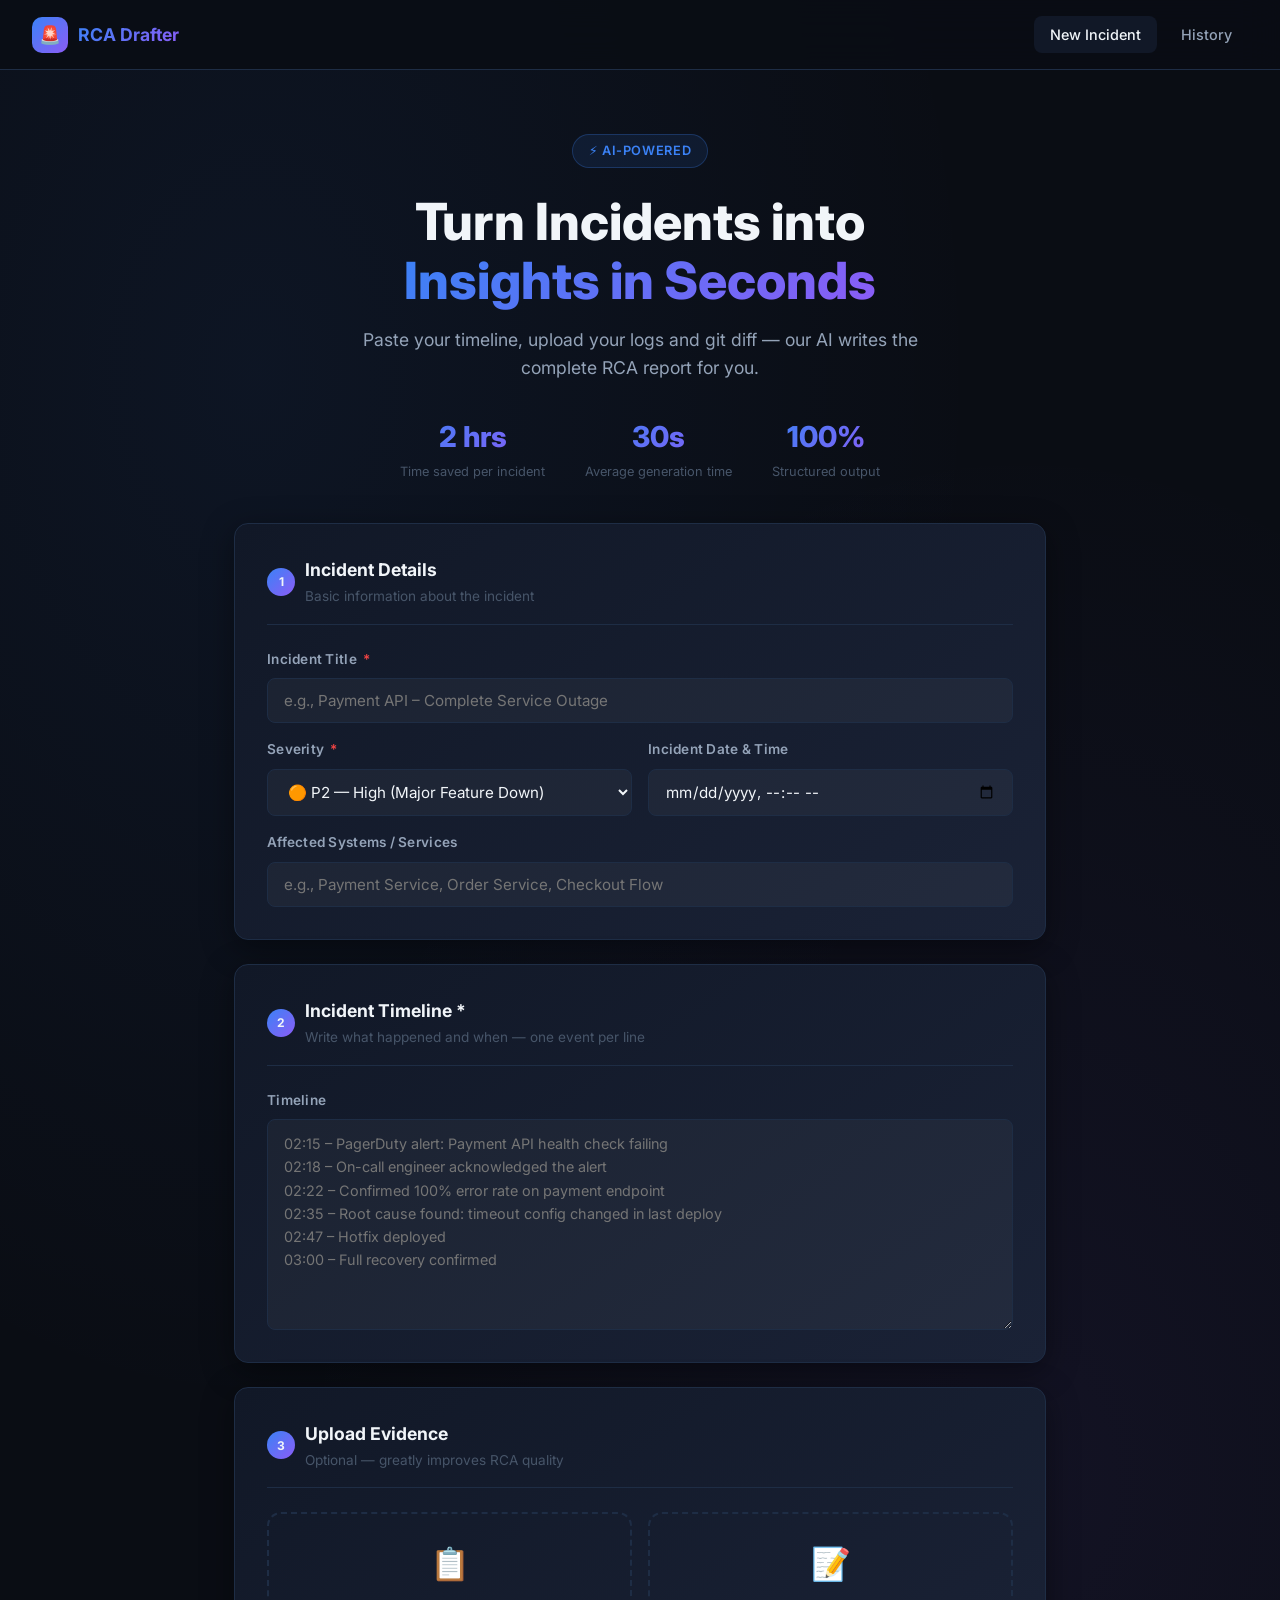
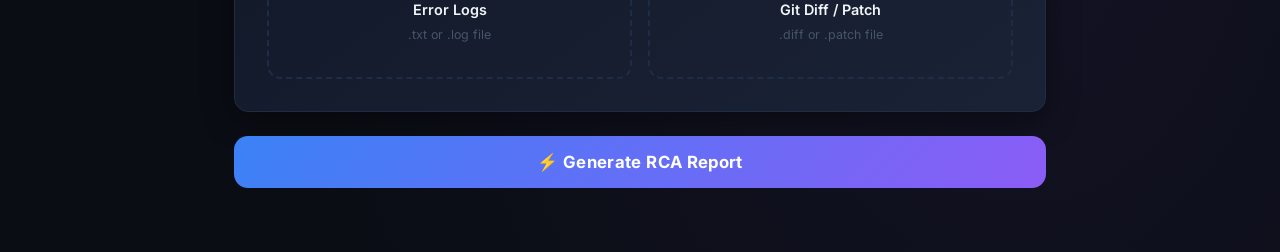
<file: frontend/index.html>
<!DOCTYPE html>
<html lang="en">
<head>
  <meta charset="UTF-8" />
  <meta name="viewport" content="width=device-width, initial-scale=1.0" />
  <title>RCA Drafter — Submit Incident</title>
  <meta name="description" content="AI-powered Post-Incident Root Cause Analysis generator. Submit your incident data and get a professional RCA report in seconds." />
  <link rel="stylesheet" href="css/style.css" />
</head>
<body>

  <!-- ── Navbar ─────────────────────────────────────────────────────────── -->
  <nav class="navbar">
    <a class="navbar-brand" href="/">
      <div class="logo-icon">🚨</div>
      <span>RCA Drafter</span>
    </a>
    <div class="navbar-links">
      <a href="/"        class="nav-link active">New Incident</a>
      <a href="/history" class="nav-link">History</a>
    </div>
  </nav>

  <!-- ── Hero ───────────────────────────────────────────────────────────── -->
  <section class="hero">
    <div class="hero-badge">⚡ AI-Powered</div>
    <h1>Turn Incidents into<br><span class="highlight">Insights in Seconds</span></h1>
    <p>Paste your timeline, upload your logs and git diff — our AI writes the complete RCA report for you.</p>
    <div class="hero-stats">
      <div class="stat"><div class="stat-value">2 hrs</div><div class="stat-label">Time saved per incident</div></div>
      <div class="stat"><div class="stat-value">30s</div><div class="stat-label">Average generation time</div></div>
      <div class="stat"><div class="stat-value">100%</div><div class="stat-label">Structured output</div></div>
    </div>
  </section>

  <!-- ── Main Form ──────────────────────────────────────────────────────── -->
  <main class="main-content">
    <form id="incidentForm" novalidate>

      <!-- Step 1: Basic Info -->
      <div class="card fade-in">
        <div class="card-header">
          <div class="step-num">1</div>
          <div>
            <h2>Incident Details</h2>
            <p>Basic information about the incident</p>
          </div>
        </div>

        <div class="form-group">
          <label for="title">Incident Title <span class="required">*</span></label>
          <input type="text" id="title" name="title"
            placeholder="e.g., Payment API – Complete Service Outage"
            required maxlength="200" />
        </div>

        <div class="form-row">
          <div class="form-group">
            <label for="severity">Severity <span class="required">*</span></label>
            <select id="severity" name="severity" required>
              <option value="P1">🔴 P1 — Critical (Revenue Impact)</option>
              <option value="P2" selected>🟠 P2 — High (Major Feature Down)</option>
              <option value="P3">🟢 P3 — Medium (Partial Impact)</option>
            </select>
          </div>
          <div class="form-group">
            <label for="incident_date">Incident Date &amp; Time</label>
            <input type="datetime-local" id="incident_date" name="incident_date" />
          </div>
        </div>

        <div class="form-group">
          <label for="affected_systems">Affected Systems / Services</label>
          <input type="text" id="affected_systems" name="affected_systems"
            placeholder="e.g., Payment Service, Order Service, Checkout Flow" />
        </div>
      </div>

      <!-- Step 2: Timeline -->
      <div class="card fade-in">
        <div class="card-header">
          <div class="step-num">2</div>
          <div>
            <h2>Incident Timeline <span class="required">*</span></h2>
            <p>Write what happened and when — one event per line</p>
          </div>
        </div>

        <div class="form-group">
          <label for="timeline">Timeline</label>
          <textarea id="timeline" name="timeline" rows="8" required
            placeholder="02:15 – PagerDuty alert: Payment API health check failing&#10;02:18 – On-call engineer acknowledged the alert&#10;02:22 – Confirmed 100% error rate on payment endpoint&#10;02:35 – Root cause found: timeout config changed in last deploy&#10;02:47 – Hotfix deployed&#10;03:00 – Full recovery confirmed"></textarea>
        </div>
      </div>

      <!-- Step 3: File Uploads -->
      <div class="card fade-in">
        <div class="card-header">
          <div class="step-num">3</div>
          <div>
            <h2>Upload Evidence</h2>
            <p>Optional — greatly improves RCA quality</p>
          </div>
        </div>

        <div class="upload-grid">
          <div class="upload-box" id="logUploadBox">
            <input type="file" id="log_file" name="log_file" accept=".txt,.log" />
            <div class="upload-icon">📋</div>
            <div class="upload-label">Error Logs</div>
            <div class="upload-hint">.txt or .log file</div>
            <div class="upload-filename" id="logFileName"></div>
          </div>

          <div class="upload-box" id="diffUploadBox">
            <input type="file" id="diff_file" name="diff_file" accept=".diff,.patch,.txt" />
            <div class="upload-icon">📝</div>
            <div class="upload-label">Git Diff / Patch</div>
            <div class="upload-hint">.diff or .patch file</div>
            <div class="upload-filename" id="diffFileName"></div>
          </div>
        </div>
      </div>

      <!-- Submit -->
      <button type="submit" class="btn-generate" id="generateBtn">
        ⚡ Generate RCA Report
      </button>

    </form>
  </main>

  <!-- ── Loading Overlay ────────────────────────────────────────────────── -->
  <div id="loadingOverlay">
    <div class="spinner"></div>
    <div class="loading-title">AI is Writing Your RCA...</div>
    <div class="loading-steps">
      <div class="loading-step active" id="step1"><div class="dot"></div> Parsing error logs</div>
      <div class="loading-step"        id="step2"><div class="dot"></div> Analysing git diff</div>
      <div class="loading-step"        id="step3"><div class="dot"></div> Building AI prompt</div>
      <div class="loading-step"        id="step4"><div class="dot"></div> Calling Groq API</div>
      <div class="loading-step"        id="step5"><div class="dot"></div> Structuring RCA report</div>
    </div>
  </div>

  <!-- ── Toast container ────────────────────────────────────────────────── -->
  <div class="toast-container" id="toastContainer"></div>

  <script src="js/form.js"></script>
</body>
</html>
</file>
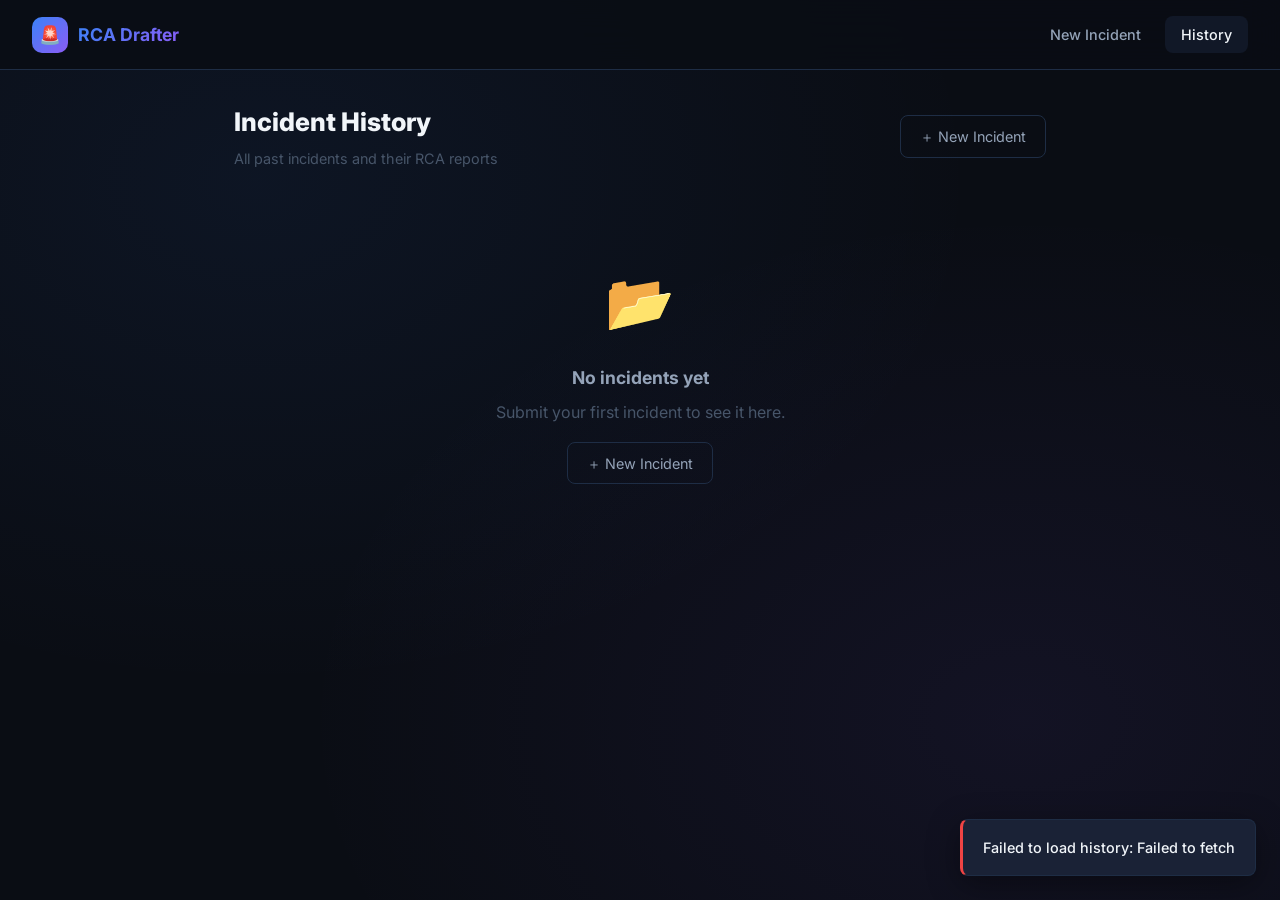
<file: frontend/history.html>
<!DOCTYPE html>
<html lang="en">
<head>
  <meta charset="UTF-8" />
  <meta name="viewport" content="width=device-width, initial-scale=1.0" />
  <title>Incident History — RCA Drafter</title>
  <meta name="description" content="View all past incidents and their AI-generated RCA reports." />
  <link rel="stylesheet" href="css/style.css" />
</head>
<body>

  <!-- ── Navbar ─────────────────────────────────────────────────────────── -->
  <nav class="navbar">
    <a class="navbar-brand" href="/">
      <div class="logo-icon">🚨</div>
      <span>RCA Drafter</span>
    </a>
    <div class="navbar-links">
      <a href="/"        class="nav-link">New Incident</a>
      <a href="/history" class="nav-link active">History</a>
    </div>
  </nav>

  <main class="main-content" style="padding-top:2rem;">

    <div style="display:flex;align-items:center;justify-content:space-between;margin-bottom:1.5rem;flex-wrap:wrap;gap:1rem;">
      <div>
        <h1 style="font-size:1.6rem;font-weight:800;">Incident History</h1>
        <p style="color:var(--text-muted);font-size:0.9rem;margin-top:4px;">All past incidents and their RCA reports</p>
      </div>
      <a href="/" class="btn-secondary">＋ New Incident</a>
    </div>

    <div id="incidentList" class="history-grid">
      <div class="empty-state">
        <div class="empty-icon">⏳</div>
        <h3>Loading…</h3>
      </div>
    </div>

  </main>

  <div class="toast-container" id="toastContainer"></div>

  <script src="js/history.js"></script>
</body>
</html>
</file>
<file: frontend/css/style.css>
@import url('https://fonts.googleapis.com/css2?family=Inter:wght@300;400;500;600;700;800&family=JetBrains+Mono:wght@400;500&display=swap');

/* ─── CSS Variables / Design Tokens ─────────────────────────────────────── */
:root {
  --bg-dark:        #0a0d14;
  --bg-card:        #111827;
  --bg-card2:       #1a2236;
  --border:         #1e2d45;
  --accent-blue:    #3b82f6;
  --accent-purple:  #8b5cf6;
  --accent-cyan:    #06b6d4;
  --accent-green:   #10b981;
  --accent-red:     #ef4444;
  --accent-orange:  #f59e0b;
  --text-primary:   #f1f5f9;
  --text-secondary: #94a3b8;
  --text-muted:     #475569;
  --gradient-hero:  linear-gradient(135deg, #1e1b4b 0%, #0a0d14 40%, #0c1a2e 100%);
  --gradient-btn:   linear-gradient(135deg, #3b82f6, #8b5cf6);
  --gradient-card:  linear-gradient(145deg, #111827, #1a2236);
  --shadow-glow:    0 0 40px rgba(59, 130, 246, 0.15);
  --shadow-card:    0 8px 32px rgba(0,0,0,0.4);
  --radius:         14px;
  --radius-sm:      8px;
  --transition:     all 0.25s cubic-bezier(0.4, 0, 0.2, 1);
}

/* ─── Reset & Base ───────────────────────────────────────────────────────── */
*, *::before, *::after { box-sizing: border-box; margin: 0; padding: 0; }

html { scroll-behavior: smooth; }

body {
  font-family: 'Inter', system-ui, sans-serif;
  background: var(--bg-dark);
  color: var(--text-primary);
  min-height: 100vh;
  line-height: 1.6;
  background-image:
    radial-gradient(ellipse at 20% 20%, rgba(59,130,246,0.07) 0%, transparent 50%),
    radial-gradient(ellipse at 80% 80%, rgba(139,92,246,0.07) 0%, transparent 50%);
}

/* ─── Navbar ─────────────────────────────────────────────────────────────── */
.navbar {
  position: sticky; top: 0; z-index: 100;
  display: flex; align-items: center; justify-content: space-between;
  padding: 1rem 2rem;
  background: rgba(10, 13, 20, 0.85);
  backdrop-filter: blur(20px);
  border-bottom: 1px solid var(--border);
}
.navbar-brand {
  display: flex; align-items: center; gap: 10px;
  text-decoration: none;
}
.navbar-brand .logo-icon {
  width: 36px; height: 36px;
  background: var(--gradient-btn);
  border-radius: 10px;
  display: flex; align-items: center; justify-content: center;
  font-size: 1.1rem;
}
.navbar-brand span {
  font-size: 1.1rem; font-weight: 700;
  background: var(--gradient-btn);
  -webkit-background-clip: text; -webkit-text-fill-color: transparent;
}
.navbar-links { display: flex; gap: 0.5rem; }
.nav-link {
  padding: 0.45rem 1rem; border-radius: var(--radius-sm);
  text-decoration: none; font-size: 0.9rem; font-weight: 500;
  color: var(--text-secondary);
  transition: var(--transition);
}
.nav-link:hover, .nav-link.active {
  color: var(--text-primary);
  background: var(--bg-card);
}

/* ─── Hero ───────────────────────────────────────────────────────────────── */
.hero {
  text-align: center; padding: 4rem 1.5rem 2.5rem;
}
.hero-badge {
  display: inline-flex; align-items: center; gap: 6px;
  padding: 0.35rem 1rem; margin-bottom: 1.5rem;
  border-radius: 999px;
  background: rgba(59,130,246,0.1);
  border: 1px solid rgba(59,130,246,0.25);
  font-size: 0.8rem; font-weight: 600; color: var(--accent-blue);
  letter-spacing: 0.05em; text-transform: uppercase;
}
.hero h1 {
  font-size: clamp(2rem, 5vw, 3.2rem);
  font-weight: 800; line-height: 1.15;
  margin-bottom: 1rem;
}
.hero h1 .highlight {
  background: var(--gradient-btn);
  -webkit-background-clip: text; -webkit-text-fill-color: transparent;
}
.hero p {
  font-size: 1.1rem; color: var(--text-secondary);
  max-width: 560px; margin: 0 auto 2rem;
}
.hero-stats {
  display: flex; justify-content: center; gap: 2.5rem; flex-wrap: wrap;
}
.stat { text-align: center; }
.stat-value {
  font-size: 1.8rem; font-weight: 800;
  background: var(--gradient-btn);
  -webkit-background-clip: text; -webkit-text-fill-color: transparent;
}
.stat-label { font-size: 0.8rem; color: var(--text-muted); margin-top: 2px; }

/* ─── Main layout ────────────────────────────────────────────────────────── */
.main-content { max-width: 860px; margin: 0 auto; padding: 0 1.5rem 4rem; }

/* ─── Card ───────────────────────────────────────────────────────────────── */
.card {
  background: var(--gradient-card);
  border: 1px solid var(--border);
  border-radius: var(--radius);
  padding: 2rem;
  box-shadow: var(--shadow-card);
  margin-bottom: 1.5rem;
  transition: var(--transition);
}
.card:hover { border-color: rgba(59,130,246,0.3); box-shadow: var(--shadow-glow); }

.card-header {
  display: flex; align-items: center; gap: 10px;
  margin-bottom: 1.5rem; padding-bottom: 1rem;
  border-bottom: 1px solid var(--border);
}
.card-header .step-num {
  width: 28px; height: 28px; border-radius: 50%;
  background: var(--gradient-btn);
  display: flex; align-items: center; justify-content: center;
  font-size: 0.75rem; font-weight: 700; flex-shrink: 0;
}
.card-header h2 { font-size: 1.1rem; font-weight: 700; }
.card-header p  { font-size: 0.85rem; color: var(--text-muted); margin-top: 2px; }

/* ─── Form elements ──────────────────────────────────────────────────────── */
.form-row { display: grid; grid-template-columns: 1fr 1fr; gap: 1rem; }
.form-group { display: flex; flex-direction: column; gap: 0.5rem; margin-bottom: 1rem; }
.form-group:last-child { margin-bottom: 0; }

label {
  font-size: 0.85rem; font-weight: 600; color: var(--text-secondary);
  letter-spacing: 0.02em;
}
label .required { color: var(--accent-red); margin-left: 3px; }

input[type="text"],
input[type="datetime-local"],
input[type="email"],
select,
textarea {
  width: 100%;
  padding: 0.75rem 1rem;
  background: rgba(255,255,255,0.04);
  border: 1px solid var(--border);
  border-radius: var(--radius-sm);
  color: var(--text-primary);
  font-family: 'Inter', sans-serif;
  font-size: 0.95rem;
  transition: var(--transition);
  outline: none;
}
input:focus, select:focus, textarea:focus {
  border-color: var(--accent-blue);
  background: rgba(59,130,246,0.06);
  box-shadow: 0 0 0 3px rgba(59,130,246,0.12);
}
select option { background: var(--bg-card); }
textarea { resize: vertical; min-height: 120px; font-size: 0.9rem; line-height: 1.6; }

/* ─── Severity badges (in select) ───────────────────────────────────────── */
.severity-p1 { color: var(--accent-red); }
.severity-p2 { color: var(--accent-orange); }
.severity-p3 { color: var(--accent-green); }

/* ─── Upload area ────────────────────────────────────────────────────────── */
.upload-grid { display: grid; grid-template-columns: 1fr 1fr; gap: 1rem; }
.upload-box {
  border: 2px dashed var(--border);
  border-radius: var(--radius);
  padding: 1.5rem 1rem;
  text-align: center;
  cursor: pointer;
  transition: var(--transition);
  position: relative;
}
.upload-box:hover, .upload-box.dragover {
  border-color: var(--accent-blue);
  background: rgba(59,130,246,0.05);
}
.upload-box input[type="file"] {
  position: absolute; inset: 0; opacity: 0; cursor: pointer; width: 100%; height: 100%;
}
.upload-icon { font-size: 2rem; margin-bottom: 0.5rem; }
.upload-label { font-weight: 600; font-size: 0.9rem; color: var(--text-primary); }
.upload-hint  { font-size: 0.78rem; color: var(--text-muted); margin-top: 4px; }
.upload-filename {
  margin-top: 0.5rem; font-size: 0.8rem; color: var(--accent-green);
  font-family: 'JetBrains Mono', monospace;
  word-break: break-all;
}

/* ─── Submit button ──────────────────────────────────────────────────────── */
.btn-generate {
  width: 100%; padding: 1rem 2rem;
  background: var(--gradient-btn);
  border: none; border-radius: var(--radius);
  color: #fff; font-family: 'Inter', sans-serif;
  font-size: 1.05rem; font-weight: 700; cursor: pointer;
  letter-spacing: 0.02em;
  transition: var(--transition);
  position: relative; overflow: hidden;
}
.btn-generate::before {
  content: ''; position: absolute; inset: 0;
  background: linear-gradient(135deg, rgba(255,255,255,0.12), transparent);
  opacity: 0; transition: opacity 0.25s;
}
.btn-generate:hover::before { opacity: 1; }
.btn-generate:hover { transform: translateY(-2px); box-shadow: 0 8px 30px rgba(59,130,246,0.4); }
.btn-generate:active { transform: translateY(0); }
.btn-generate:disabled { opacity: 0.6; cursor: not-allowed; transform: none; }

.btn-secondary {
  padding: 0.55rem 1.2rem; border-radius: var(--radius-sm);
  border: 1px solid var(--border);
  background: transparent; color: var(--text-secondary);
  font-family: 'Inter', sans-serif; font-size: 0.9rem;
  cursor: pointer; transition: var(--transition); text-decoration: none;
  display: inline-flex; align-items: center; gap: 6px;
}
.btn-secondary:hover { border-color: var(--accent-blue); color: var(--text-primary); background: rgba(59,130,246,0.08); }

.btn-danger {
  padding: 0.45rem 0.9rem; border-radius: var(--radius-sm);
  border: 1px solid rgba(239,68,68,0.3);
  background: rgba(239,68,68,0.08); color: var(--accent-red);
  font-family: 'Inter', sans-serif; font-size: 0.82rem;
  cursor: pointer; transition: var(--transition);
}
.btn-danger:hover { background: rgba(239,68,68,0.18); }

/* ─── Loading overlay ────────────────────────────────────────────────────── */
#loadingOverlay {
  display: none;
  position: fixed; inset: 0; z-index: 999;
  background: rgba(10,13,20,0.88);
  backdrop-filter: blur(8px);
  flex-direction: column; align-items: center; justify-content: center;
  gap: 1.5rem;
}
#loadingOverlay.active { display: flex; }

.spinner {
  width: 56px; height: 56px;
  border: 3px solid rgba(59,130,246,0.15);
  border-top-color: var(--accent-blue);
  border-right-color: var(--accent-purple);
  border-radius: 50%;
  animation: spin 0.9s linear infinite;
}
@keyframes spin { to { transform: rotate(360deg); } }

.loading-title { font-size: 1.25rem; font-weight: 700; }
.loading-steps { display: flex; flex-direction: column; gap: 0.5rem; }
.loading-step {
  display: flex; align-items: center; gap: 10px;
  font-size: 0.9rem; color: var(--text-muted);
  transition: var(--transition);
}
.loading-step.active { color: var(--text-primary); }
.loading-step .dot {
  width: 8px; height: 8px; border-radius: 50%;
  background: var(--text-muted); flex-shrink: 0;
}
.loading-step.active .dot { background: var(--accent-blue); animation: pulse 1s infinite; }
@keyframes pulse { 0%,100%{opacity:1} 50%{opacity:0.4} }

/* ─── Toast notifications ────────────────────────────────────────────────── */
.toast-container { position: fixed; bottom: 1.5rem; right: 1.5rem; z-index: 999; display: flex; flex-direction: column; gap: 0.75rem; }
.toast {
  padding: 1rem 1.25rem; border-radius: var(--radius-sm);
  font-size: 0.9rem; font-weight: 500;
  background: var(--bg-card2); border: 1px solid var(--border);
  box-shadow: var(--shadow-card);
  animation: slideIn 0.3s ease;
  max-width: 340px;
}
.toast.success { border-left: 3px solid var(--accent-green); }
.toast.error   { border-left: 3px solid var(--accent-red); }
@keyframes slideIn { from { opacity:0; transform: translateX(30px); } to { opacity:1; transform:none; } }

/* ─── Report page ────────────────────────────────────────────────────────── */
.report-page { max-width: 900px; margin: 0 auto; padding: 2rem 1.5rem 5rem; }

.report-topbar {
  display: flex; align-items: center; justify-content: space-between;
  margin-bottom: 2rem; flex-wrap: wrap; gap: 1rem;
}
.report-topbar h1 { font-size: 1.6rem; font-weight: 800; }

.badge {
  display: inline-flex; align-items: center;
  padding: 0.3rem 0.85rem; border-radius: 999px;
  font-size: 0.8rem; font-weight: 700; letter-spacing: 0.05em;
}
.badge-p1 { background: rgba(239,68,68,0.15);  color: #ef4444; border: 1px solid rgba(239,68,68,0.3); }
.badge-p2 { background: rgba(245,158,11,0.15); color: #f59e0b; border: 1px solid rgba(245,158,11,0.3); }
.badge-p3 { background: rgba(16,185,129,0.15); color: #10b981; border: 1px solid rgba(16,185,129,0.3); }

.report-meta {
  display: flex; gap: 1.5rem; flex-wrap: wrap;
  margin-bottom: 2.5rem; padding: 1rem 1.5rem;
  background: var(--bg-card); border: 1px solid var(--border); border-radius: var(--radius);
}
.meta-item { display: flex; flex-direction: column; gap: 3px; }
.meta-label { font-size: 0.75rem; color: var(--text-muted); font-weight: 600; text-transform: uppercase; letter-spacing: 0.05em; }
.meta-value { font-size: 0.95rem; font-weight: 600; }

/* ─── RCA markdown output ────────────────────────────────────────────────── */
.rca-body {
  background: var(--bg-card);
  border: 1px solid var(--border);
  border-radius: var(--radius);
  padding: 2.5rem;
  line-height: 1.8;
  box-shadow: var(--shadow-card);
}
.rca-body h2 {
  font-size: 1.2rem; font-weight: 700; margin: 2rem 0 0.75rem;
  padding-bottom: 0.5rem; border-bottom: 1px solid var(--border);
  color: var(--text-primary);
}
.rca-body h2:first-child { margin-top: 0; }
.rca-body h3 { font-size: 1rem; font-weight: 600; margin: 1.25rem 0 0.5rem; color: var(--accent-blue); }
.rca-body p  { margin-bottom: 0.9rem; color: var(--text-secondary); }
.rca-body ul, .rca-body ol { padding-left: 1.5rem; margin-bottom: 1rem; }
.rca-body li { margin-bottom: 0.4rem; color: var(--text-secondary); }
.rca-body strong { color: var(--text-primary); font-weight: 600; }
.rca-body code {
  background: rgba(59,130,246,0.1); border: 1px solid rgba(59,130,246,0.2);
  padding: 0.15em 0.45em; border-radius: 4px;
  font-family: 'JetBrains Mono', monospace; font-size: 0.85em;
  color: var(--accent-cyan);
}
.rca-body pre {
  background: rgba(0,0,0,0.3); border: 1px solid var(--border);
  border-radius: var(--radius-sm); padding: 1rem; overflow-x: auto;
  margin: 1rem 0;
}
.rca-body pre code { background: none; border: none; padding: 0; color: var(--text-secondary); }
.rca-body table {
  width: 100%; border-collapse: collapse; margin: 1rem 0;
  font-size: 0.9rem;
}
.rca-body th {
  background: rgba(59,130,246,0.12); color: var(--text-primary);
  padding: 0.6rem 0.9rem; text-align: left; font-weight: 600;
  border: 1px solid var(--border);
}
.rca-body td {
  padding: 0.6rem 0.9rem; border: 1px solid var(--border);
  color: var(--text-secondary);
}
.rca-body tr:hover td { background: rgba(255,255,255,0.02); }
.rca-body blockquote {
  border-left: 3px solid var(--accent-blue);
  padding: 0.75rem 1rem; margin: 1rem 0;
  background: rgba(59,130,246,0.05); border-radius: 0 var(--radius-sm) var(--radius-sm) 0;
  color: var(--text-secondary);
}

/* ─── History page ───────────────────────────────────────────────────────── */
.history-grid { display: flex; flex-direction: column; gap: 1rem; }
.history-card {
  background: var(--gradient-card);
  border: 1px solid var(--border);
  border-radius: var(--radius);
  padding: 1.25rem 1.5rem;
  display: flex; align-items: center; justify-content: space-between;
  gap: 1rem; flex-wrap: wrap;
  transition: var(--transition);
  cursor: pointer;
}
.history-card:hover { border-color: var(--accent-blue); transform: translateY(-2px); box-shadow: var(--shadow-glow); }
.history-card-info { flex: 1; min-width: 200px; }
.history-card-title { font-weight: 700; font-size: 1rem; margin-bottom: 4px; }
.history-card-date  { font-size: 0.8rem; color: var(--text-muted); }
.history-card-actions { display: flex; align-items: center; gap: 0.75rem; }

.empty-state {
  text-align: center; padding: 4rem 2rem;
  color: var(--text-muted);
}
.empty-state .empty-icon { font-size: 3.5rem; margin-bottom: 1rem; }
.empty-state h3 { font-size: 1.1rem; margin-bottom: 0.5rem; color: var(--text-secondary); }

/* ─── Responsive ─────────────────────────────────────────────────────────── */
@media (max-width: 640px) {
  .form-row      { grid-template-columns: 1fr; }
  .upload-grid   { grid-template-columns: 1fr; }
  .navbar        { padding: 0.75rem 1rem; }
  .hero          { padding: 2.5rem 1rem 1.5rem; }
  .card          { padding: 1.25rem; }
  .rca-body      { padding: 1.25rem; }
  .hero-stats    { gap: 1.5rem; }
  .report-topbar { flex-direction: column; align-items: flex-start; }
}

/* ─── Scrollbar ──────────────────────────────────────────────────────────── */
::-webkit-scrollbar       { width: 6px; height: 6px; }
::-webkit-scrollbar-track { background: var(--bg-dark); }
::-webkit-scrollbar-thumb { background: var(--border); border-radius: 3px; }
::-webkit-scrollbar-thumb:hover { background: var(--text-muted); }

/* ─── Animations ─────────────────────────────────────────────────────────── */
.fade-in { animation: fadeIn 0.4s ease; }
@keyframes fadeIn { from { opacity:0; transform:translateY(12px); } to { opacity:1; transform:none; } }
</file>
